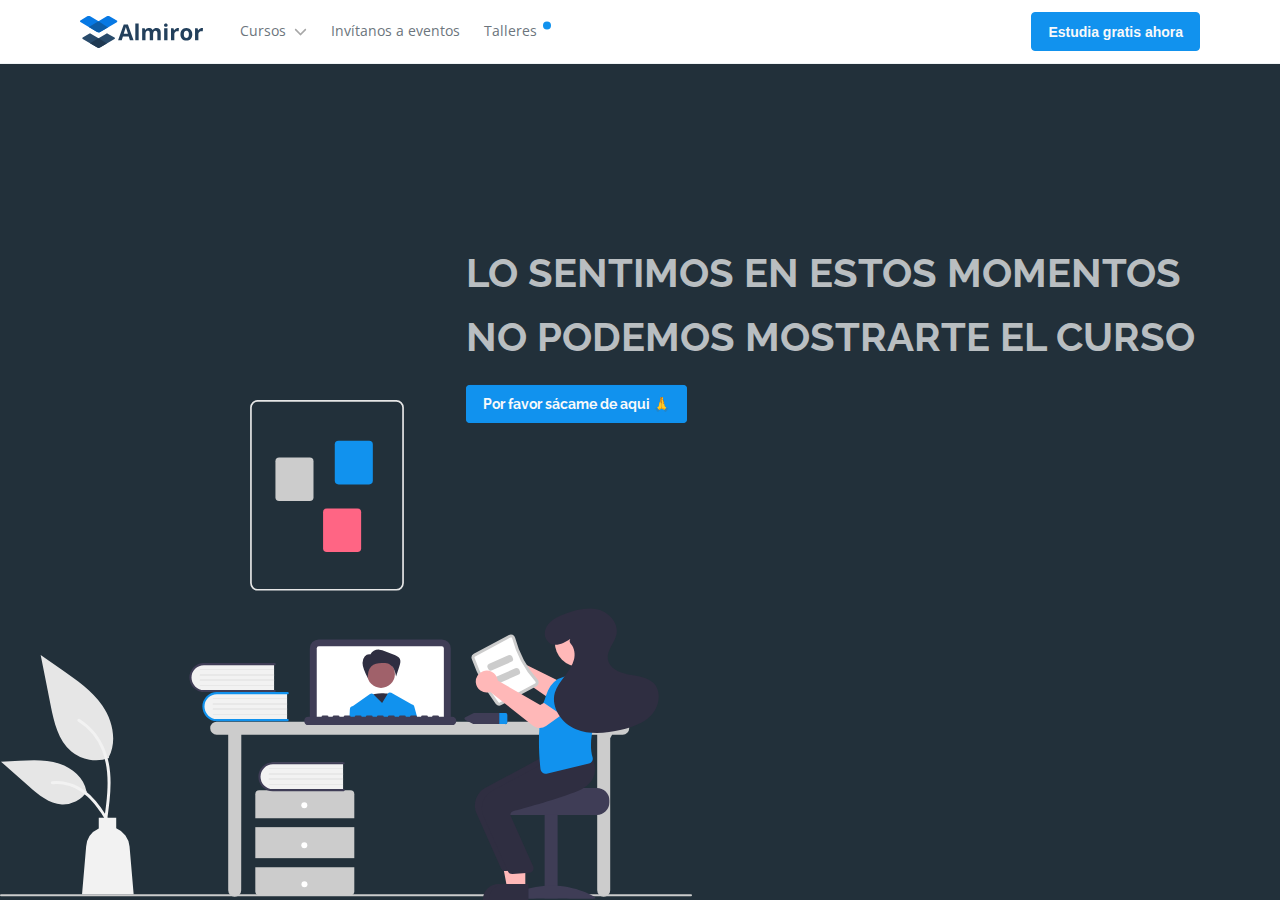
<file: warning.html>
<!DOCTYPE html>
<html lang="es">

<head>
    <meta charset="UTF-8">
    <meta name="viewport" content="width=device-width, initial-scale=1.0, maximum-scale=1, user-scalable=no">
    <title>La Práctica Hace Al Maestro | Dev Bisness</title>
    <meta name="author" content="Julio Quiñones Aranda" />
    <meta name="geo.region" content="PE">
    <meta name="keywords" content="..." />
    <meta name="copyright" content="Julio Quiñones Aranda">
    <meta name="description"
        content="Usa tus habilidades para crear un excelente portafolio y conseguir el trabajo de tus sueños." />
    <link rel="shortcut icon" type="image/png" href="./assets/img/favicon/favicon.png" />
    <link rel="shortcut icon" type="image/x-icon" href="./assets/img/favicon/favicon.svg" />
    <meta name="theme-color" content="#007BDF">
    <meta name="MobileOptimized" content="width">
    <meta name="HandheldFriendly" content="true">
    <meta name="apple-mobile-web-app-capable" content="yes">
    <meta name="apple-mobile-web-app-title" content="Dev Bisness Cursos">
    <meta name="apple-mobile-web-app-status-bar-style" content="black">
    <link rel="apple-touch-icon" href="./assets/img/favicon/favicon.png">
    <link rel="apple-touch-startup-image" href="./assets/img/favicon/favicon.png">
    <meta property="og:type" content="website">
    <meta property="og:site_name" content="Dev Bisness Cursos" />
    <meta property="og:title"
        content="Pon En Práctica Todo Lo Aprendido Desarrollando Proyectos Reales | Dev Bisness" />
    <meta property="og:image:url" content="https://www.devbisness.com/" />
    <meta property="og:image:width" content="1280">
    <meta property="og:image:height" content="720">
    <meta property="og:url" content="https://www.devbisness.com" />
    <meta property="og:description"
        content="Usa tus habilidades para crear un excelente portafolio y conseguir el trabajo de tus sueños." />
    <meta property="twitter:site" content="Dev Bisness Cursos" />
    <meta property="twitter:tittle"
        content="Pon En Práctica Todo Lo Aprendido Desarrollando Proyectos Reales | Dev Bisness" />
    <meta property="twitter:card" content="summary_large_image" />
    <meta property="twitter:image" content="https://www.devbisness.com/" />
    <meta property="twitter:description"
        content="Usa tus habilidades para crear un excelente portafolio y conseguir el trabajo de tus sueños." />
    <link rel="apple-touch-icon-precomposed" sizes="144x144" href="./assets/img/icons-touch/icon-touch-144.png" />
    <link rel="apple-touch-icon-precomposed" sizes="114x114" href="./assets/img/icons-touch/icon-touch-114.png" />
    <link rel="apple-touch-icon-precomposed" sizes="72x72" href="./assets/img/icons-touch/icon-touch-72.png" />
    <link rel="apple-touch-icon-precomposed" href="./assets/img/icons-touch/icon-touch-57.png" />
    <link rel="preconnect" href="https://fonts.gstatic.com">
    <link href="https://fonts.googleapis.com/css2?family=Raleway:wght@400;600;800&display=swap" rel="stylesheet">
    <link href="https://fonts.googleapis.com/css2?family=Open+Sans:wght@400;600;700&display=swap" rel="stylesheet">


    <link rel="stylesheet" href="./css/api-grid.css?v=dev01">
    <link rel="stylesheet" href="./css/main.css?v=dev01">
    <script src="./js/emmetjs.js"></script>
</head>

<body>
    <header class="grid header z-modal" id="header">
        <div>
            <a href="./">
                <img src="./assets/img/logo/logo.svg" alt="Logo Dev Bisness Cursos" class="logo">
            </a>
        </div>
        <div class="navigation">
            <nav class="nav">
                <ul class="menu">
                    <li class="menu-item dropdown">
                        <span href="#" class="menu-link cross-center menu-spacebeetwen">Cursos
                            <svg class="icon-dropdown-menu">
                                <use href="./assets/img/svg/icons.svg#icon-dropdown" />
                            </svg>
                        </span>
                        <ul class="submenu">
                            <li class="submenu-item cross-center">
                                <svg class="icon-cursos-menu">
                                    <use href="./assets/img/svg/icons.svg#icon-code" />
                                </svg>
                                <a href="./warning.html" class="menu-link">Curso de JavaScript</a>
                            </li>
                            <li class="submenu-item cross-center">
                                <svg class="icon-cursos-menu">
                                    <use href="./assets/img/svg/icons.svg#icon-code" />
                                </svg>
                                <a href="./warning.html" class="menu-link">Curso de CSS</a>
                            </li>
                            <li class="submenu-item cross-center">
                                <svg class="icon-cursos-menu">
                                    <use href="./assets/img/svg/icons.svg#icon-code" />
                                </svg>
                                <a href="./warning.html" class="menu-link">Curso de HTML</a>
                            </li>
                            <li class="submenu-item cross-center">
                                <svg class="icon-cursos-menu">
                                    <use href="./assets/img/svg/icons.svg#icon-code" />
                                </svg>
                                <a href="./warning.html" class="menu-link">Curso de Vue.js</a>
                            </li>
                        </ul>
                    </li>
                    <li class="menu-item">
                        <a href="./warning.html" class="menu-link  cross-center">Invítanos a eventos</a>
                    </li>
                    <li class="menu-item">
                        <a href="./talleres.html" class="menu-link  cross-center relative">Talleres<span
                                class="active-live-circle"></span></a>
                    </li>
                </ul>
            </nav>
            <button class="btn primary small fw-600 none-btn-menu">Estudia gratis ahora</button>
        </div>
        <div class="flex-end-menu">
            <div class="button-menu">
                <svg class="icon-menu">
                    <use href="./assets/img/svg/icons.svg#icon-menu" />
                </svg>
            </div>
        </div>
    </header>
    <main>
        <div class="warning-content relative">
            <div class="warning-description-course t1">
                LO SENTIMOS EN ESTOS MOMENTOS NO PODEMOS MOSTRARTE EL CURSO
                <div class="s-py-3 small">
                    <a href="./" class="btn primary">Por favor sácame de aqui 🙏</a>
                </div>
            </div>
            <img src="./assets/img/public/warning-course.svg" alt="">
        </div>

    </main>
    <script src="./js/menu.js?v=dev01"></script>
</body>

</html>
</file>
<file: css/api-grid.css>
.grid{
    display: grid;
    -ms-grid-columns: 100%;
    grid-template-columns: 100%;    
    width: 100%;
}
/* ESPACIADO TANTO COLUMNA Y FILA */
.gap-xy-1{
    grid-gap: .5rem;
}
.gap-xy-2{
    grid-gap: 1rem;
}
.gap-xy-3{
    grid-gap: 1.5rem;
}
.gap-xy-4{
    grid-gap: 2rem;
}
.gap-xy-5{
    grid-gap: 2.5rem;
}
/* ESPACIADO TANTO COLUMNA */
.col-gap-1{
    column-gap: .5rem;
}
.col-gap-2{
    column-gap: 1rem;
}
.col-gap-3{
    column-gap: 1.5rem;
}
.col-gap-4{
    column-gap: 2rem;
}
.col-gap-5{
    column-gap: 2.5rem;
}
/* ESPACIADO TANTO FILAS */
.row-gap-1{
    row-gap: .5rem;
}
.row-gap-2{
    row-gap: 1rem;
}
.row-gap-3{
    row-gap: 1.5rem;
}
.row-gap-4{
    row-gap: 2rem;
}
.row-gap-5{
    row-gap: 2.5rem;
}

/* SMALL (sm) FIRST 00PX */

.s-grid-1{
    grid-template-columns: repeat(1fr);
}
.s-grid-2{
    grid-template-columns: repeat(1fr);
}
.s-grid-3{
    grid-template-columns: repeat(1fr);
}
.s-grid-4{
    grid-template-columns: repeat(1fr);
}
.s-grid-5{
    grid-template-columns: repeat(1fr);
}
.s-grid-6{
    grid-template-columns: repeat(1fr);
}
.cross-center-small{
    display: flex;
    align-items: center;
    justify-content: space-between;
}
.s-sticky-05,
.md-sticky-05,
.lg-sticky-05,
.xl-sticky-05,
.s-sticky-0,
.md-sticky-0,
.lg-sticky-0,
.xl-sticky-0 {
    position: -webkit-sticky;
    position: sticky;    
}
.s-sticky-05{
    top: calc(var(--header-height) + 0.25rem);
}
.s-sticky-0{
    top: calc(var(--header-height) + 0);
}
.s-sticky-none {
    position: static;
}
.s-pt-1 {
    padding-top: 0.5rem;
}
.s-pl-1 {
padding-left: 0.5rem;
}
.s-pb-1 {
padding-bottom: 0.5rem;
}
.s-pr-1 {
padding-right: 0.5rem;
}
.s-py-1 {
padding-top: 0.5rem;
padding-bottom: 0.5rem;
}
.s-px-1 {
padding-left: 0.5rem;
padding-right: 0.5rem;
}
.s-pxy-1 {
padding: 0.5rem;
}
.s-pt-2 {
    padding-top: 1rem;
}
.s-pl-2 {
padding-left: 1rem;
}
.s-pb-2 {
padding-bottom: 1rem;
}
.s-pr-2 {
padding-right: 1rem;
}
.s-py-2 {
padding-top: 1rem;
padding-bottom: 1rem;
}
.s-px-2 {
padding-left: 1rem;
padding-right: 1rem;
}
.s-pxy-2 {
padding: 1rem;
}
.s-pt-3 {
    padding-top: 1.5rem;
}
.s-pl-3 {
padding-left: 1.5rem;
}
.s-pb-3 {
padding-bottom: 1.5rem;
}
.s-pr-3 {
padding-right: 1.5rem;
}
.s-py-3 {
padding-top: 1.5rem;
padding-bottom: 1.5rem;
}
.s-px-3 {
padding-left: 1.5rem;
padding-right: 1.5rem;
}
.s-pxy-3 {
padding: 1.5rem;
}
/* SMALL (md) FIRST 576PX */
@media screen and (min-width:640px) {
    .md-grid-2{
        grid-template-columns: repeat(2,1fr);
    }
    .md-grid-3{
        grid-template-columns: repeat(2,1fr);
    }
    .md-grid-4{
        grid-template-columns: repeat(2,1fr);
    }
    .md-grid-5{
        grid-template-columns: repeat(2,1fr);
    }
    .md-grid-6{
        grid-template-columns: repeat(2,1fr);
    }
    .md-sticky-05{
        top: calc(var(--header-height) + 0.25rem);
    }
    .md-sticky-0{
        top: calc(var(--header-height) + 0);
    }
    .md-sticky-none {
        position: static;
    }
    .md-pt-1 {
        padding-top: 0.5rem;
    }
    .md-pl-1 {
    padding-left: 0.5rem;
    }
    .md-pb-1 {
    padding-bottom: 0.5rem;
    }
    .md-pr-1 {
    padding-right: 0.5rem;
    }
    .md-py-1 {
    padding-top: 0.5rem;
    padding-bottom: 0.5rem;
    }
    .md-px-1 {
    padding-left: 0.5rem;
    padding-right: 0.5rem;
    }
    .md-pxy-1 {
    padding: 0.5rem;
    }
    .md-pt-2 {
        padding-top: 1rem;
    }
    .md-pl-2 {
    padding-left: 1rem;
    }
    .md-pb-2 {
    padding-bottom: 1rem;
    }
    .md-pr-2 {
    padding-right: 1rem;
    }
    .md-py-2 {
    padding-top: 1rem;
    padding-bottom: 1rem;
    }
    .md-px-2 {
    padding-left: 1rem;
    padding-right: 1rem;
    }
    .md-pxy-2 {
    padding: 1rem;
    }
    .md-pt-3 {
        padding-top: 1.5rem;
    }
    .md-pl-3 {
    padding-left: 1.5rem;
    }
    .md-pb-3 {
    padding-bottom: 1.5rem;
    }
    .md-pr-3 {
    padding-right: 1.5rem;
    }
    .md-py-3 {
    padding-top: 1.5rem;
    padding-bottom: 1.5rem;
    }
    .md-px-3 {
    padding-left: 1.5rem;
    padding-right: 1.5rem;
    }
    .md-pxy-3 {
    padding: 1.5rem;
    }
}
/* MEDIUM (lg) FIRST 576PX */
@media screen and (min-width:1024px) {
    .lg-grid-2{
        grid-template-columns: repeat(2,1fr);
    }
    .lg-grid-3{
        grid-template-columns: repeat(3,1fr);
    }
    .lg-grid-4{
        grid-template-columns: repeat(4,1fr);
    }
    .lg-grid-5{
        grid-template-columns: repeat(5,1fr);
    }
    .lg-grid-6{
        grid-template-columns: repeat(6,1fr);
    }
    .lg-sticky-05{
        top: calc(var(--header-height) + 0.25rem);
    }
    .lg-sticky-0{
        top: calc(var(--header-height) + 0);
    }
    .lg-sticky-none {
        position: static;
    }
    .lg-pt-1 {
        padding-top: 0.5rem;
    }
    .lg-pl-1 {
    padding-left: 0.5rem;
    }
    .lg-pb-1 {
    padding-bottom: 0.5rem;
    }
    .lg-pr-1 {
    padding-right: 0.5rem;
    }
    .lg-py-1 {
    padding-top: 0.5rem;
    padding-bottom: 0.5rem;
    }
    .lg-px-1 {
    padding-left: 0.5rem;
    padding-right: 0.5rem;
    }
    .lg-pxy-1 {
    padding: 0.5rem;
    }
    .lg-pt-2 {
        padding-top: 1rem;
    }
    .lg-pl-2 {
    padding-left: 1rem;
    }
    .lg-pb-2 {
    padding-bottom: 1rem;
    }
    .lg-pr-2 {
    padding-right: 1rem;
    }
    .lg-py-2 {
    padding-top: 1rem;
    padding-bottom: 1rem;
    }
    .lg-px-2 {
    padding-left: 1rem;
    padding-right: 1rem;
    }
    .lg-pxy-2 {
    padding: 1rem;
    }
    .lg-pt-3 {
        padding-top: 1.5rem;
    }
    .lg-pl-3 {
    padding-left: 1.5rem;
    }
    .lg-pb-3 {
    padding-bottom: 1.5rem;
    }
    .lg-pr-3 {
    padding-right: 1.5rem;
    }
    .lg-py-3 {
    padding-top: 1.5rem;
    padding-bottom: 1.5rem;
    }
    .lg-px-3 {
    padding-left: 1.5rem;
    padding-right: 1.5rem;
    }
    .lg-pxy-3 {
    padding: 1.5rem;
    }
}
/* MEDIUM (xl) FIRST 576PX */
@media screen and (min-width:1440px) {
    .xl-grid-2{
        grid-template-columns: repeat(2,1fr);
    }
    .xl-grid-3{
        grid-template-columns: repeat(3,1fr);
    }
    .xl-grid-4{
        grid-template-columns: repeat(4,1fr);
    }
    .xl-grid-5{
        grid-template-columns: repeat(5,1fr);
    }
    .xl-grid-6{
        grid-template-columns: repeat(6,1fr);
    }
    .xl-grid-7{
        grid-template-columns: repeat(7,1fr);
    }
    .xl-grid-8{
        grid-template-columns: repeat(8,1fr);
    }
    .xl-grid-9{
        grid-template-columns: repeat(9,1fr);
    }
    .xl-grid-10{
        grid-template-columns: repeat(10,1fr);
    }
    .xl-grid-11{
        grid-template-columns: repeat(11,1fr);
    }
    .xl-grid-12{
        grid-template-columns: repeat(12,1fr);
    }
    .xl-sticky-05{
        top: calc(var(--header-height) + 0.25rem);
    }
    .xl-sticky-0{
        top: calc(var(--header-height) + 0);
    }
    .xl-sticky-none {
        position: static;
    }
    .xl-pt-1 {
        padding-top: 0.5rem;
    }
    .xl-pl-1 {
        padding-left: 0.5rem;
    }
    .xl-pb-1 {
    padding-bottom: 0.5rem;
    }
    .xl-pr-1 {
    padding-right: 0.5rem;
    }
    .xl-py-1 {
    padding-top: 0.5rem;
    padding-bottom: 0.5rem;
    }
    .xl-px-1 {
    padding-left: 0.5rem;
    padding-right: 0.5rem;
    }
    .xl-pxy-1 {
    padding: 0.5rem;
    }
    .xl-pt-2 {
        padding-top: 1rem;
    }
    .xl-pl-2 {
    padding-left: 1rem;
    }
    .xl-pb-2 {
    padding-bottom: 1rem;
    }
    .xl-pr-2 {
    padding-right: 1rem;
    }
    .xl-py-2 {
    padding-top: 1rem;
    padding-bottom: 1rem;
    }
    .xl-px-2 {
    padding-left: 1rem;
    padding-right: 1rem;
    }
    .xl-pxy-2 {
    padding: 1rem;
    }
    .xl-pt-3 {
        padding-top: 1.5rem;
    }
    .xl-pl-3 {
    padding-left: 1.5rem;
    }
    .xl-pb-3 {
    padding-bottom: 1.5rem;
    }
    .xl-pr-3 {
    padding-right: 1.5rem;
    }
    .xl-py-3 {
    padding-top: 1.5rem;
    padding-bottom: 1.5rem;
    }
    .xl-px-3 {
    padding-left: 1.5rem;
    padding-right: 1.5rem;
    }
    .xl-pxy-3 {
    padding: 1.5rem;
    }
}
</file>
<file: css/main.css>
@import "./start.css";
@import "./variables.css";
@import "./header.css";
@import "./slider.css";
@import "./features.css";
@import "./desafios.css";
@import "./footer.css";
@import "./taller-slider.css";
@import "./taller-card.css";
@import "./aside-menu.css";
@import "./taller-container.css";
@import "./rwd.css";
body::-webkit-scrollbar{
	width: 8px;
	background-color: var(--primary);
    cursor: pointer;
}
body::-webkit-scrollbar-thumb{
	border-radius: 10px;
	-webkit-box-shadow: inset 0 0 6px rgba(27, 38, 44,.1);
	box-shadow: inset 0 0 6px rgba(27, 38, 44,.1);
    background-color: rgba(255,255,255,.1);
	border-right: 10px solid rgba(27, 38, 44,.1);
}
body::-webkit-scrollbar-thumb:hover,
body::-webkit-scrollbar-thumb:active {
  background-color: var(--border-color-alt);
}
.cross-center {
    display: flex;
    align-items: center;
}
.s-cross-end {
    display: flex;
    align-items: flex-end;
    justify-content: center;
}
.smaller{
    font-size: var(--smaller-font-size);
}
.small{
    font-size: var(--small-font-size);
}
.normal{
    font-size: var(--normal-font-size);
}
.t1{
    font-size: var(--h1-font-size);
}
.t2{
    font-size: var(--h2-font-size);
}
.t3{
    font-size: var(--h3-font-size);
}
.fw-400{
    font-weight: 400;
}
.fw-500{
    font-weight: 500;
}
.fw-600{
    font-weight: 600;
}
.fw-700{
    font-weight: 700;
}
.fw-800{
    font-weight: 800;
}
.btn{
    padding: 0.65rem 1rem;
}
.primary{
    background-color: var(--bg-primary);
    color: var(--text-light);
    border-radius: 4px;
    border: 1px solid var(--bg-primary);
}
.primary:hover{
    background-color: var(--bg-primary-alt);
}
.search{
    padding: 0.5rem;
    outline: none;
    border: 1px solid var(--border-color-alt);
    width: 15rem;
    border-radius: 2px;
    color: var(--text-secondary);
    font-size: var(--small-font-size);
    background-color: var(--bg-body);
}
.search::placeholder{
    color: var(--text-menu);
}
[type=search] {
    background: #fff url(https://ux.ed.team/img/icon-search.svg) center right 1rem/1rem no-repeat!important;
}
[type=search]:not(:placeholder-shown) {
    background: #fff!important;
}
.z-behind {
    z-index: var(--z-behind );
}
.z-normal {
    z-index: var(--z-normal );
}
.z-tooltip {
    z-index: var(--z-tooltip );
}
.z-fixed {
    z-index: var(--z-fixed );
}
.z-modal {
    z-index: var(--z-modal );
}
.z-modal-alt {
    z-index: var(--z-modal-alt );
}
.color-title{
    color: var(--bg-dark-off);
}
.color-primary{
    color: var(--bg-primary);
}
.color-muted{
    color: var(--text-muted);
}
.color-title-offset{
    color: #6a8bad;
}
.color-text{
    color: var(--text-secondary);
}
.color-light{
    color: var(--text-light);
}
.text-center{
    text-align: center;
}
.mb-1{
    margin-bottom: 3rem;
}
.description-section {
    max-width: 680px;
    margin-left: auto;
    margin-right: auto;
}
.line-clamp-1,
.line-clamp-2,
.line-clamp-3,
.line-clamp-4,
.line-clamp-5,
.line-clamp-6{
    display: -webkit-box;
    -webkit-box-orient: vertical;
    overflow-y: hidden;
}
.line-clamp-1{    
    -webkit-line-clamp: 1;
    line-clamp: 1;
}
.line-clamp-2{    
    -webkit-line-clamp: 2;
    line-clamp: 2;
}
.line-clamp-3{    
    -webkit-line-clamp: 3;
    line-clamp: 3;
}
.line-clamp-4{    
    -webkit-line-clamp: 4;
    line-clamp: 4;
}
.line-clamp-5{    
    -webkit-line-clamp: 5;
    line-clamp: 5;
}
.line-clamp-6{    
    -webkit-line-clamp: 6;
    line-clamp: 6;
}
.relative{
    position: relative;
}
.m-0{
    margin: 0;
}
.bg-primary-prev-footre{
    background: linear-gradient(90deg, #0c66a6, var(--bg-primary-alt))
}
.button-landing-primary{
    display: inline-flex;
    background-color: var(--bg-light);
    border-color: #fff;
    padding: .5rem 1rem;
    border-radius: 4px;
    color: var(--bg-primary);
    transition: all .25rem;
    line-height: inherit;
}
.button-landing-primary:hover{
    transform: scale(1.05);
}
.color-info-link{
    color: var(--info-link);
}
.content-right{
    display: flex;
    justify-content: end;
}
.actives-items{
    color: var(--text-success);
    font-weight: 700;
    background-color: rgba(0, 128, 0, 0.11);
    padding-left: 0.5rem;
}
.color-text-succes{
    color: var(--bg-succes);
}
.color-text-danger{
    color: var(--bg-danger);
}
.color-text-warning{
    color: var(--bg-warning);
}
</file>
